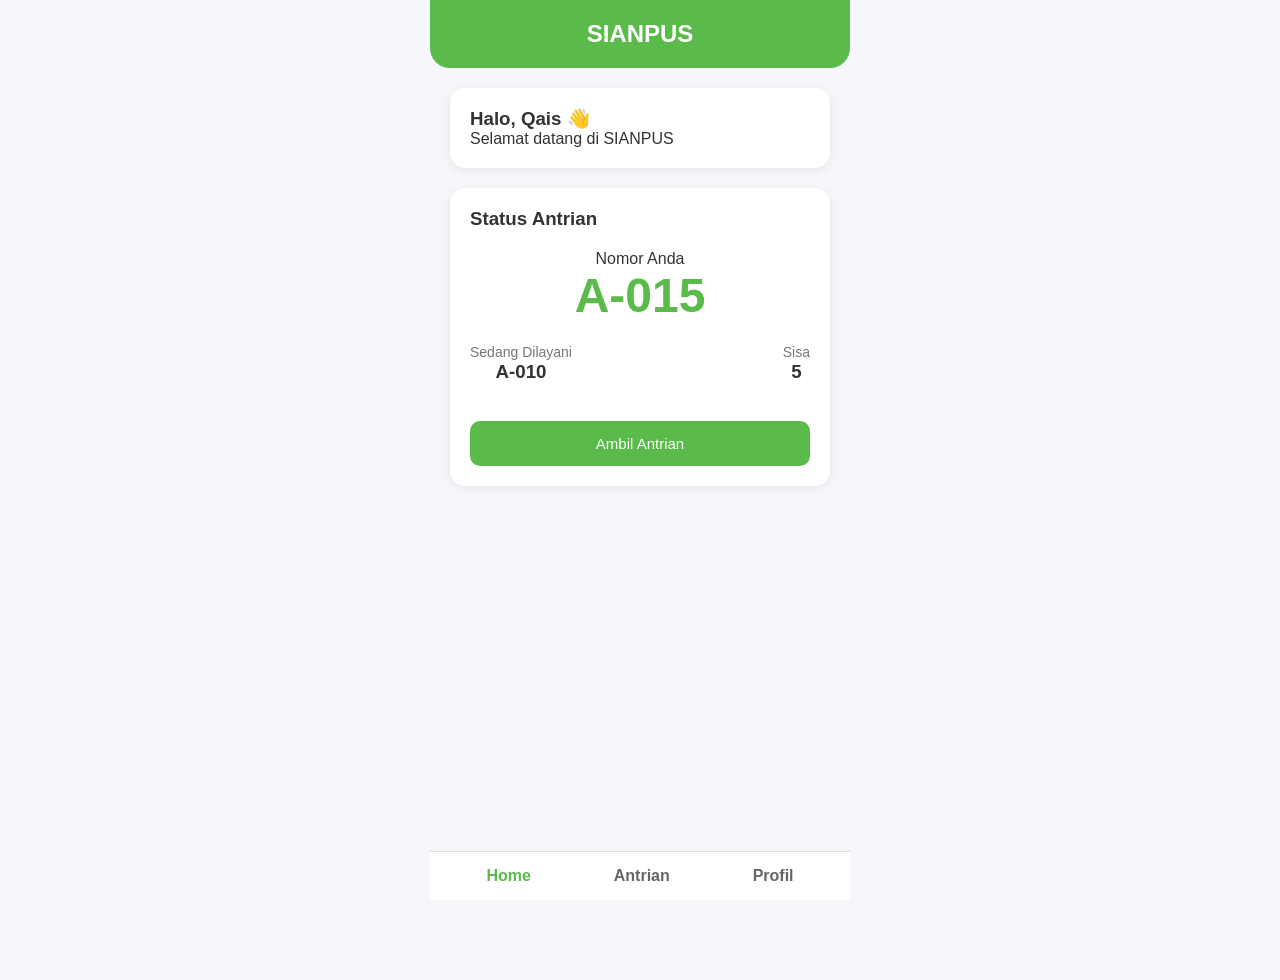
<file: index.html>
<!DOCTYPE html>
<html lang="id">
<head>
    <meta charset="UTF-8">
    <meta name="viewport" content="width=device-width, initial-scale=1.0">
    <title>Home - SIANPUS</title>
    <link rel="stylesheet" href="style.css">
</head>
<body>

<div class="mobile-container">

    <header>
        <h2>SIANPUS</h2>
    </header>

    <div class="card welcome-card">
        <h3>Halo, Qais 👋</h3>
        <p>Selamat datang di SIANPUS</p>
    </div>

    <div class="card">

        <h3>Status Antrian</h3>

        <div class="queue-box">
            <p>Nomor Anda</p>
            <h1>A-015</h1>
        </div>

        <div class="status-row">
            <div>
                <span>Sedang Dilayani</span>
                <h3>A-010</h3>
            </div>

            <div>
                <span>Sisa</span>
                <h3>5</h3>
            </div>
        </div>

        <a href="antrian.html">
            <button class="btn-primary">
                Ambil Antrian
            </button>
        </a>

    </div>

</div>

<nav class="bottom-nav">
    <a class="active">Home</a>
    <a href="antrian.html">Antrian</a>
    <a href="profil.html">Profil</a>
</nav>

</body>
</html>
</file>
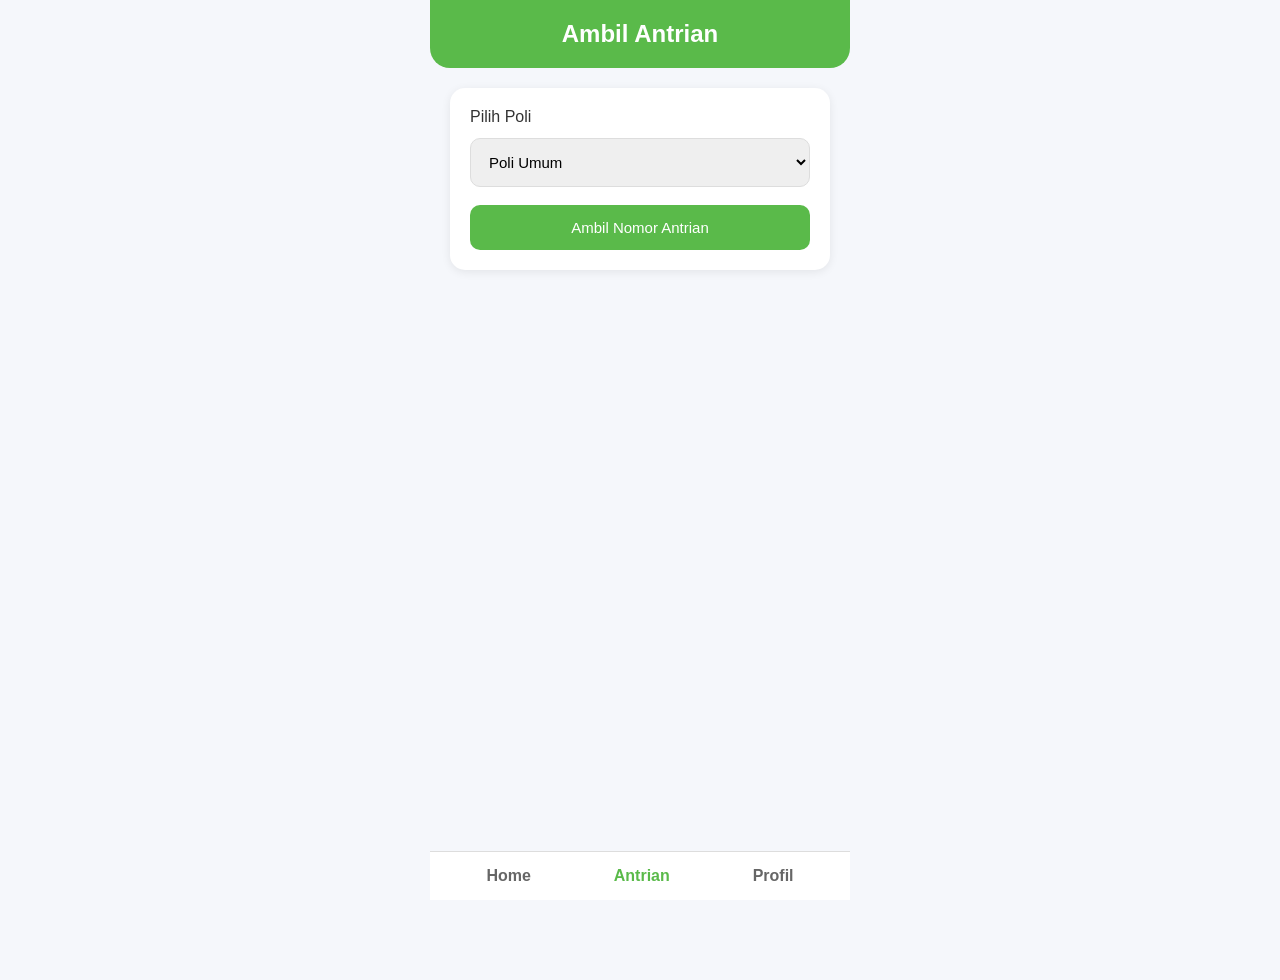
<file: antrian.html>
<!DOCTYPE html>
<html lang="id">
<head>
    <meta charset="UTF-8">
    <meta name="viewport" content="width=device-width, initial-scale=1.0">
    <title>Ambil Antrian - SIANPUS</title>
    <link rel="stylesheet" href="style.css">
</head>
<body>

<div class="mobile-container">

    <header>
        <h2>Ambil Antrian</h2>
    </header>

    <div class="card">

        <label>Pilih Poli</label>

        <select>
            <option>Poli Umum</option>
            <option>Poli Gigi</option>
            <option>Poli KIA</option>
        </select>

        <button class="btn-primary">
            Ambil Nomor Antrian
        </button>

    </div>

</div>

<nav class="bottom-nav">
    <a href="index.html">Home</a>
    <a class="active">Antrian</a>
    <a href="profil.html">Profil</a>
</nav>

</body>
</html>
</file>
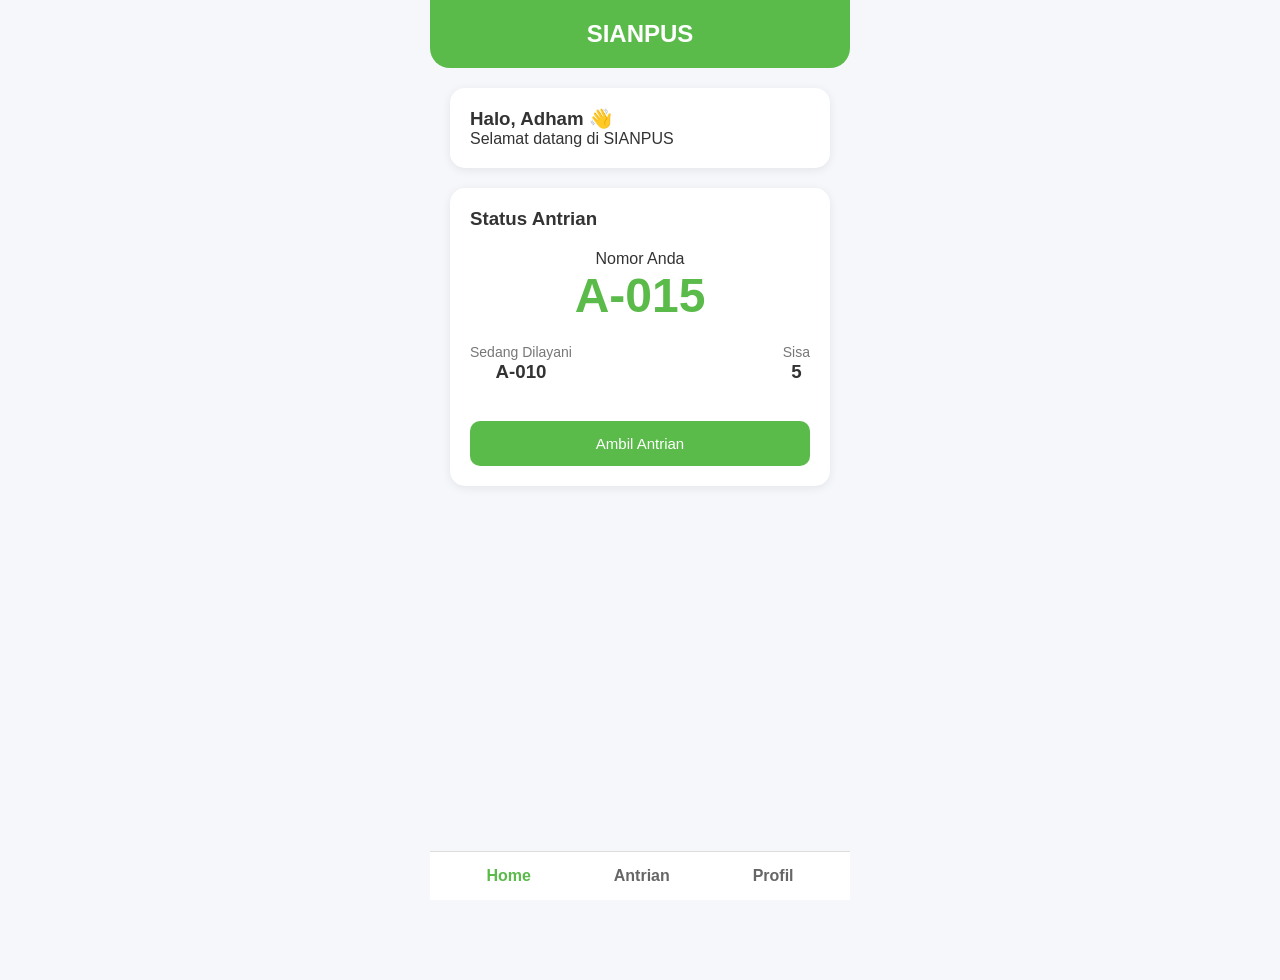
<file: home.html>
<!DOCTYPE html>
<html lang="id">
<head>
    <meta charset="UTF-8">
    <meta name="viewport" content="width=device-width, initial-scale=1.0">
    <title>Home - SIANPUS</title>
    <link rel="stylesheet" href="style.css">
</head>
<body>

<div class="mobile-container">

    <header>
        <h2>SIANPUS</h2>
    </header>

    <div class="card welcome-card">
        <h3>Halo, Adham 👋</h3>
        <p>Selamat datang di SIANPUS</p>
    </div>

    <div class="card">

        <h3>Status Antrian</h3>

        <div class="queue-box">
            <p>Nomor Anda</p>
            <h1>A-015</h1>
        </div>

        <div class="status-row">
            <div>
                <span>Sedang Dilayani</span>
                <h3>A-010</h3>
            </div>

            <div>
                <span>Sisa</span>
                <h3>5</h3>
            </div>
        </div>

        <a href="antrian.html">
            <button class="btn-primary">
                Ambil Antrian
            </button>
        </a>

    </div>

</div>

<nav class="bottom-nav">
    <a class="active">Home</a>
    <a href="antrian.html">Antrian</a>
    <a href="profil.html">Profil</a>
</nav>

</body>
</html>
</file>
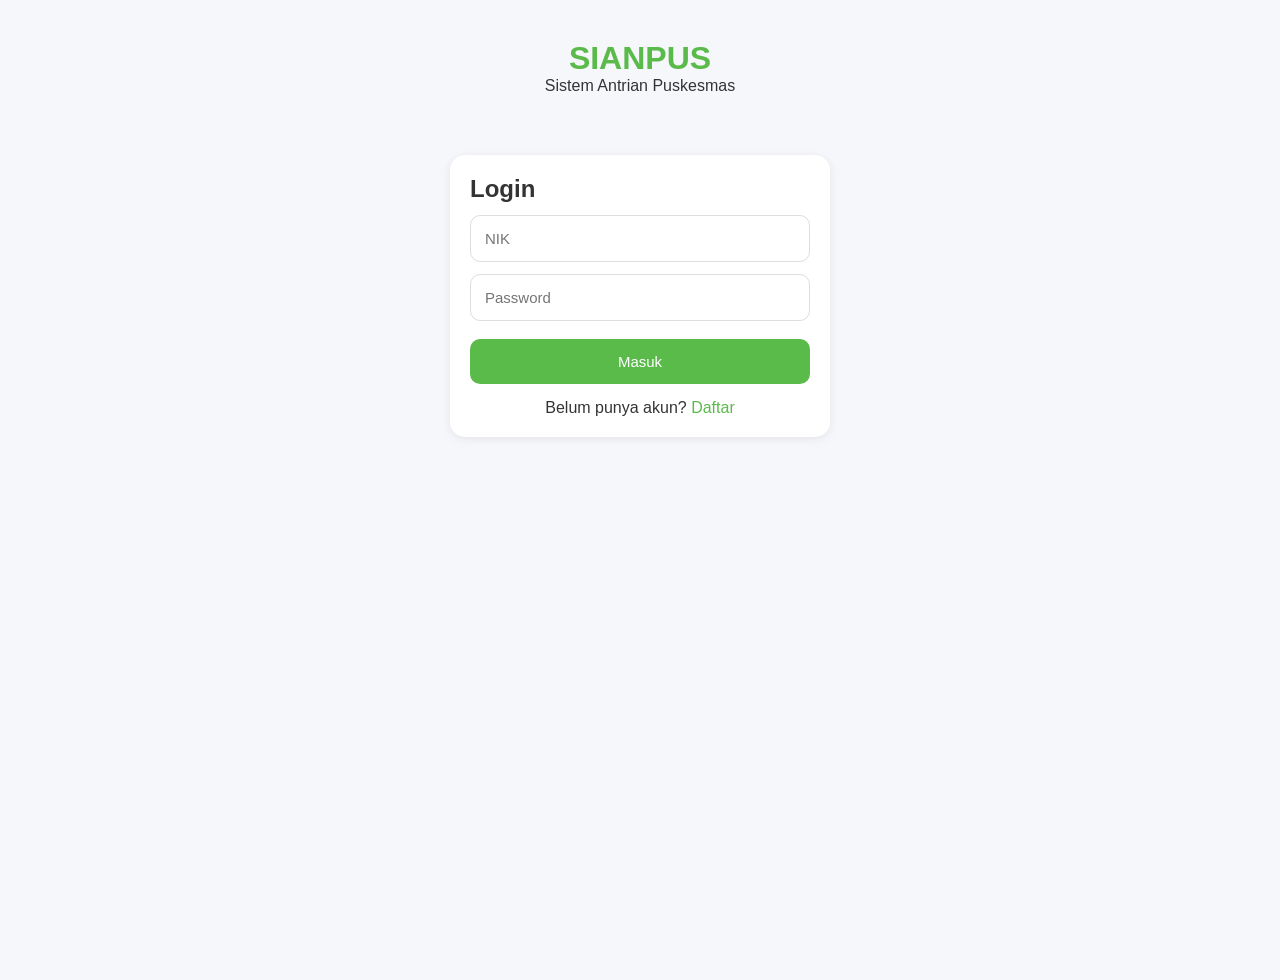
<file: login.html>
<!DOCTYPE html>
<html lang="id">
<head>
    <meta charset="UTF-8">
    <meta name="viewport" content="width=device-width, initial-scale=1.0">
    <title>Login - SIANPUS</title>
    <link rel="stylesheet" href="style.css">
</head>
<body>

<div class="mobile-container">

    <div class="logo-area">
        <h1>SIANPUS</h1>
        <p>Sistem Antrian Puskesmas</p>
    </div>

    <div class="card">
        <h2>Login</h2>

        <input type="text" placeholder="NIK">

        <input type="password" placeholder="Password">

        <button class="btn-primary"><a href="index.html">Masuk</a></button>

        <p class="link-text">
            Belum punya akun?
            <a href="register.html">Daftar</a>
        </p>
    </div>

</div>

</body>
</html>
</file>
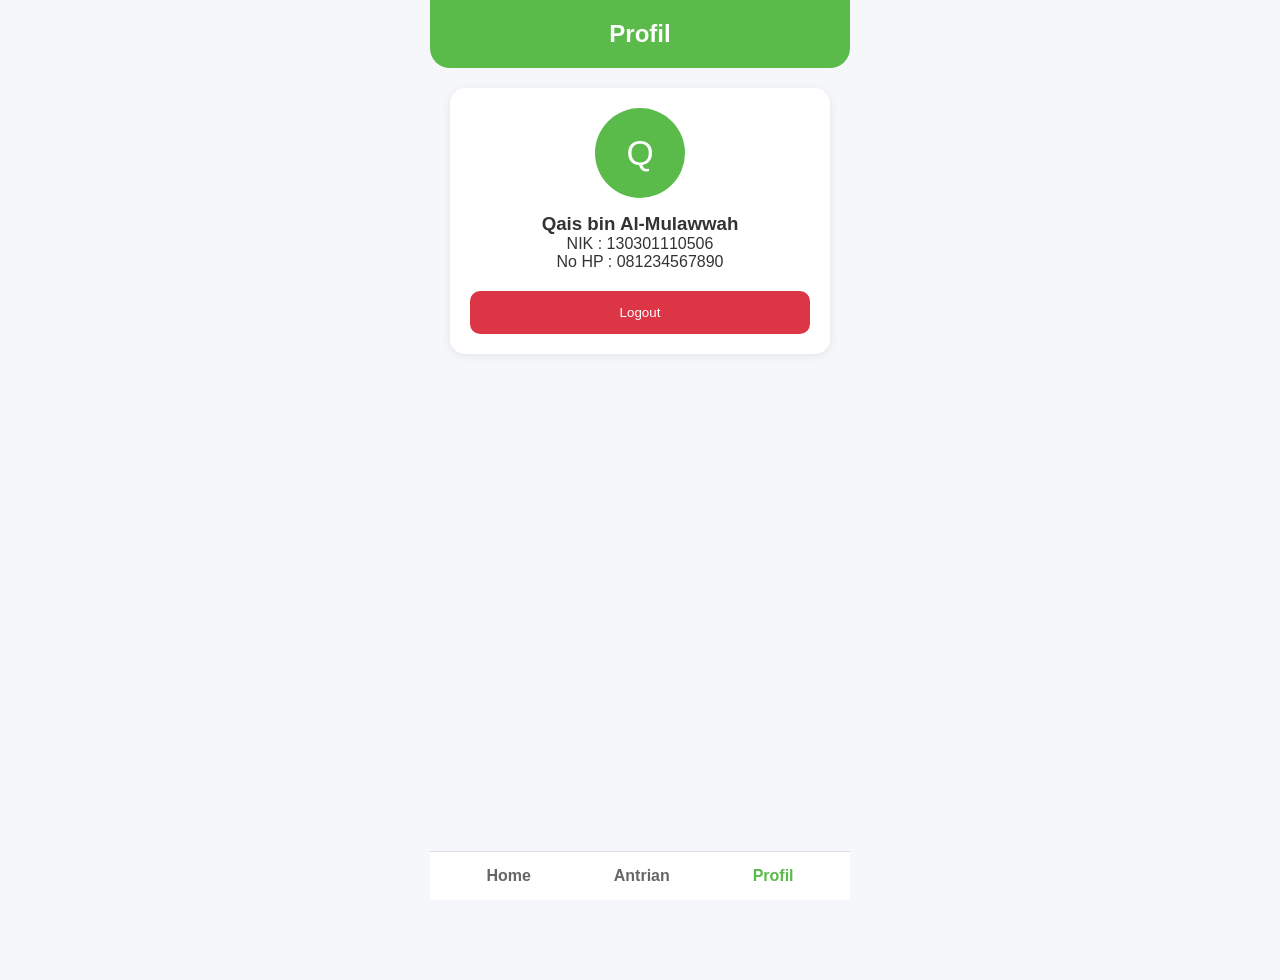
<file: profil.html>
<!DOCTYPE html>
<html lang="id">
<head>
    <meta charset="UTF-8">
    <meta name="viewport" content="width=device-width, initial-scale=1.0">
    <title>Profil - SIANPUS</title>
    <link rel="stylesheet" href="style.css">
</head>
<body>

<div class="mobile-container">

    <header>
        <h2>Profil</h2>
    </header>

    <div class="card profile-card">

        <div class="avatar">
            Q
        </div>

        <h3>Qais bin Al-Mulawwah</h3>

        <p>NIK : 130301110506</p>

        <p>No HP : 081234567890</p>

        <button class="btn-danger"><a href="login.html">Logout</a></button>
        
    </div>

</div>

<nav class="bottom-nav">
    <a href="index.html">Home</a>
    <a href="antrian.html">Antrian</a>
    <a class="active">Profil</a>
</nav>

</body>
</html>
</file>
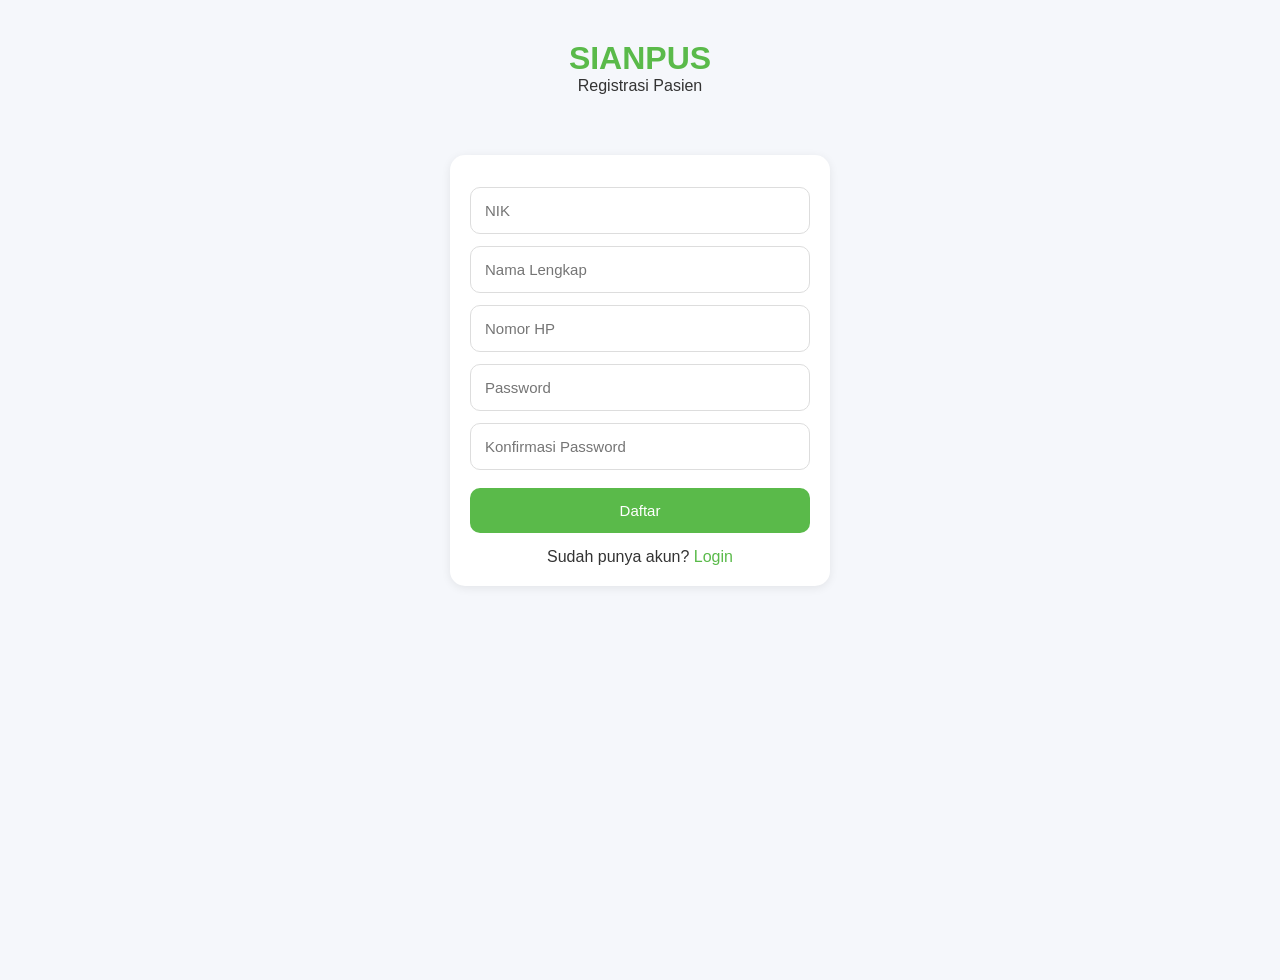
<file: register.html>
<!DOCTYPE html>
<html lang="id">
<head>
    <meta charset="UTF-8">
    <meta name="viewport" content="width=device-width, initial-scale=1.0">
    <title>Registrasi - SIANPUS</title>
    <link rel="stylesheet" href="style.css">
</head>
<body>

<div class="mobile-container">

    <div class="logo-area">
        <h1>SIANPUS</h1>
        <p>Registrasi Pasien</p>
    </div>

    <div class="card">

        <input type="text" placeholder="NIK">

        <input type="text" placeholder="Nama Lengkap">

        <input type="text" placeholder="Nomor HP">

        <input type="password" placeholder="Password">

        <input type="password" placeholder="Konfirmasi Password">

        <button class="btn-primary"><a href="login.html">Daftar</a></button>

        <p class="link-text">
            Sudah punya akun?
            <a href="login.html">Login</a>
        </p>

    </div>

</div>

</body>
</html>
</file>
<file: style.css>
*{
    margin:0;
    padding:0;
    box-sizing:border-box;
    font-family:'Segoe UI',sans-serif;
}

body{
    background:#f5f7fb;
    color:#333;
    padding-bottom:80px;
}

.mobile-container{
    max-width:420px;
    margin:auto;
    min-height:100vh;
}

header{
    background:#5ABA4A;
    color:white;
    text-align:center;
    padding:20px;
    border-radius:0 0 20px 20px;
}

.logo-area{
    text-align:center;
    padding:40px 20px;
}

.logo-area h1{
    color:#5ABA4A;
}

.card{
    background:white;
    margin:20px;
    padding:20px;
    border-radius:15px;
    box-shadow:0 2px 10px rgba(0,0,0,.08);
}

input,
select{
    width:100%;
    padding:14px;
    margin-top:12px;
    border:1px solid #ddd;
    border-radius:10px;
    font-size:15px;
}

.btn-primary{
    width:100%;
    margin-top:18px;
    padding:14px;
    background:#5ABA4A;
    color:white;
    border:none;
    border-radius:10px;
    font-size:15px;
    cursor:pointer;
}

.btn-danger{
    width:100%;
    margin-top:20px;
    padding:14px;
    background:#dc3545;
    color:white;
    border:none;
    border-radius:10px;
    cursor:pointer;
}

.link-text{
    text-align:center;
    margin-top:15px;
}

.link-text a{
    color:#5ABA4A;
    text-decoration:none;
}

.queue-box{
    text-align:center;
    margin:20px 0;
}

.queue-box h1{
    font-size:48px;
    color:#5ABA4A;
}

.status-row{
    display:flex;
    justify-content:space-between;
    text-align:center;
    margin:20px 0;
}

.status-row span{
    color:#777;
    font-size:14px;
}

.avatar{
    width:90px;
    height:90px;
    border-radius:50%;
    background:#5ABA4A;
    color:white;
    display:flex;
    justify-content:center;
    align-items:center;
    font-size:35px;
    margin:auto;
    margin-bottom:15px;
}

.profile-card{
    text-align:center;
}

.bottom-nav{
    position:fixed;
    bottom:0;
    left:0;
    right:0;
    max-width:420px;
    margin:auto;
    background:white;
    display:flex;
    justify-content:space-around;
    padding:15px;
    border-top:1px solid #ddd;
}

.bottom-nav a{
    text-decoration:none;
    color:#666;
    font-weight:600;
}

.bottom-nav a.active{
    color:#5ABA4A;
}

a {
    text-decoration: none;
    color: white;
}
</file>
